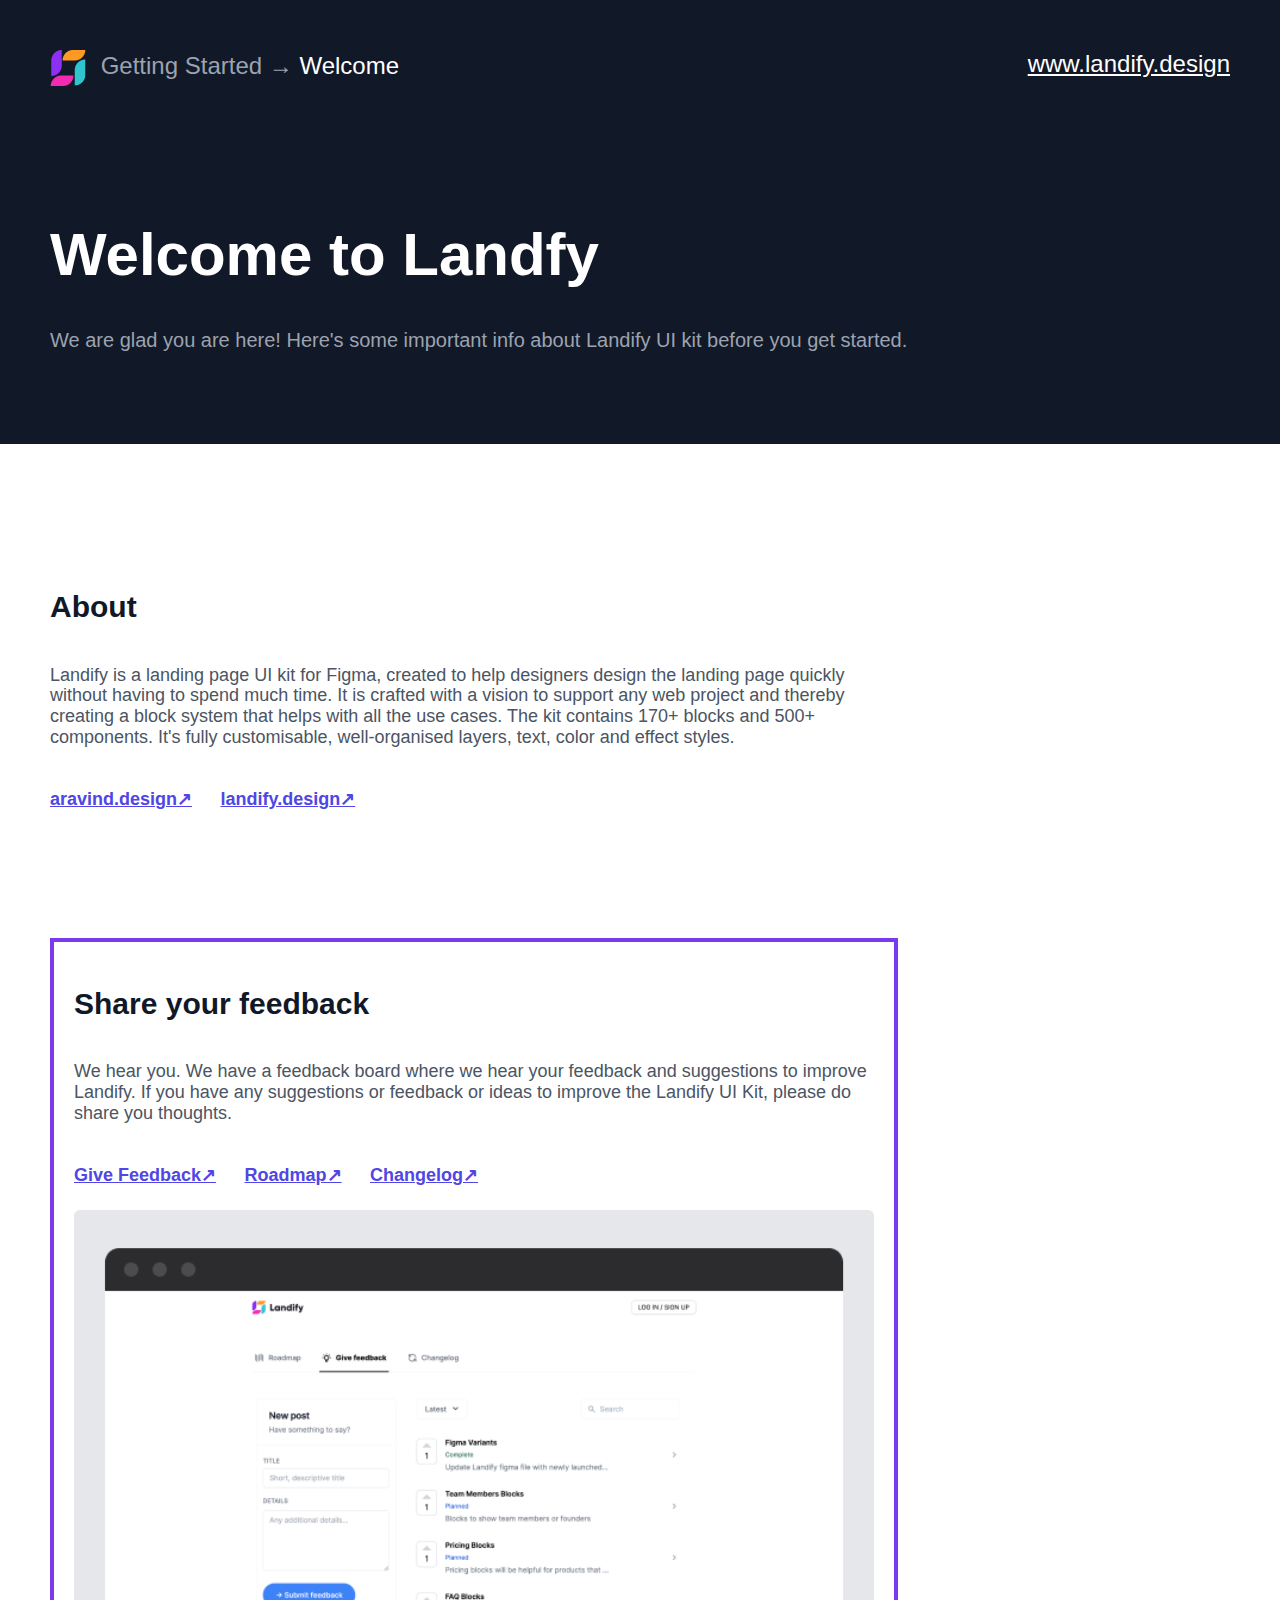
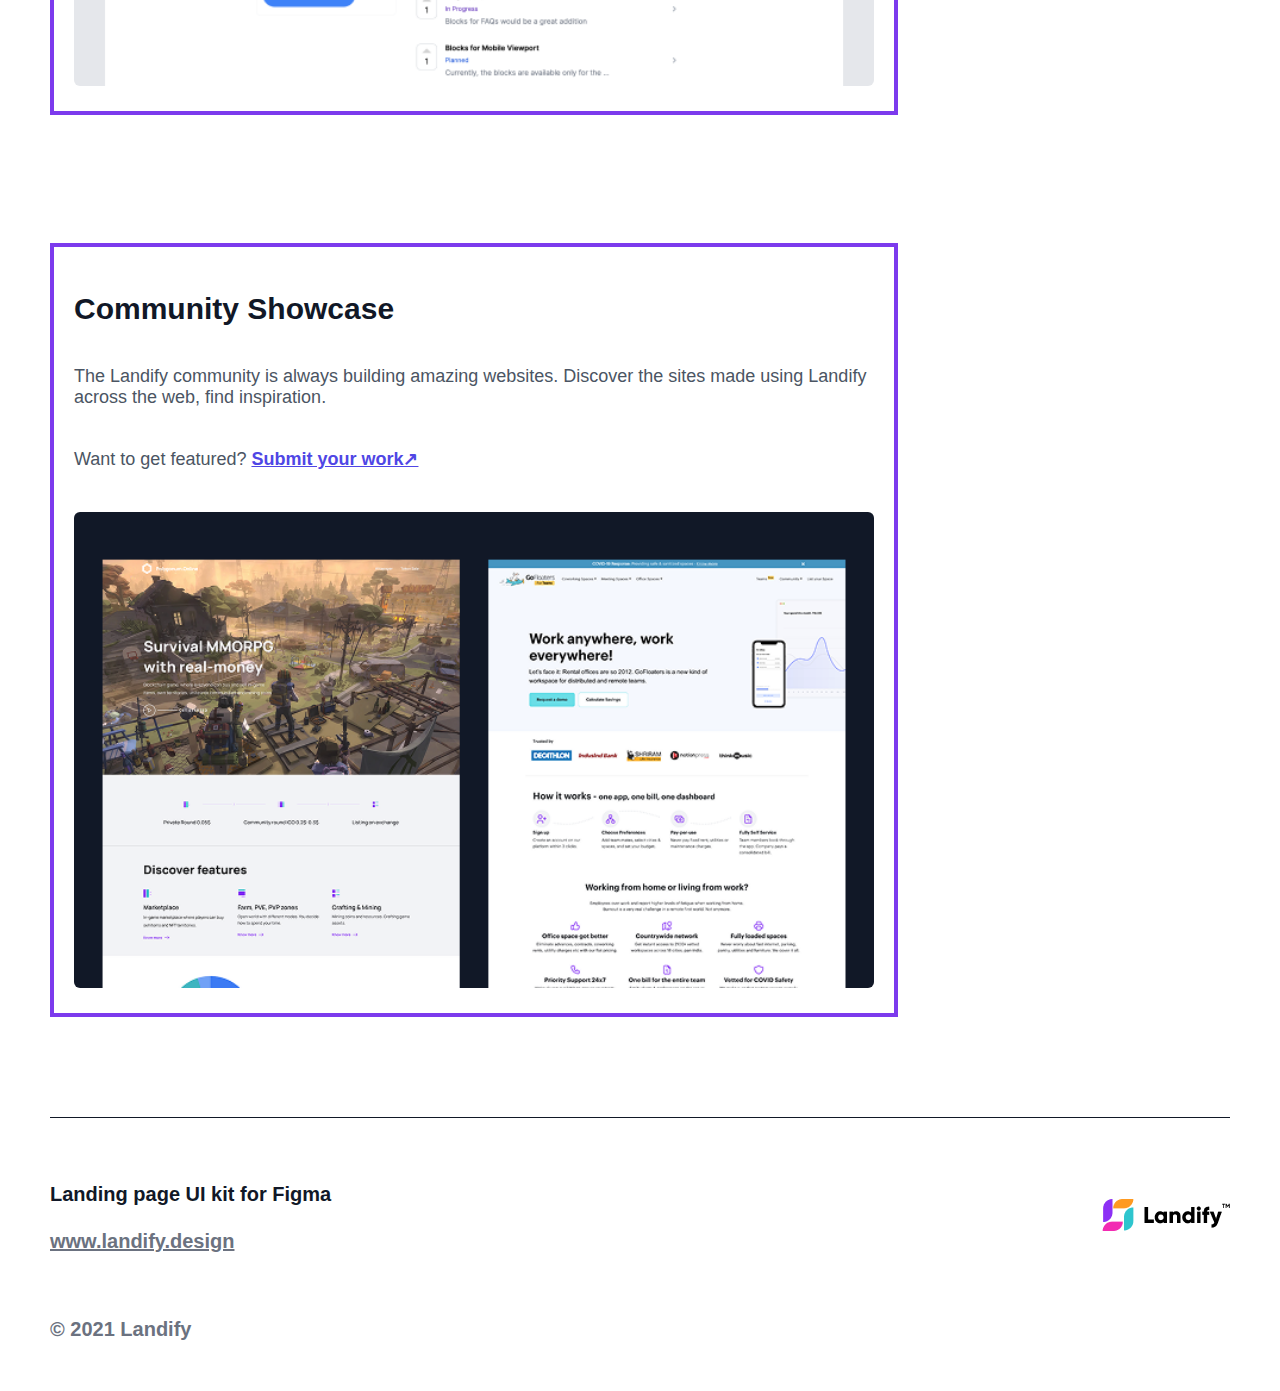
<file: index.html>
<!DOCTYPE html>
<html lang="pt-br">

<head>
    <meta charset="UTF-8">
    <meta name="viewport" content="width=device-width, initial-scale=1.0">
    <title>Welcome to Landfy</title>
    <link rel="stylesheet" href="css/normalize.css">
    <link rel="stylesheet" href="css/estilo.css">
</head>

<body>
    <header>
        <div id="logo">
            <div>
                <img src="img/logomark.png" class="icon">
                <span class="corCinza1">Getting Started → </span> Welcome
            </div>
            <div>
                <a class="link" href="https://landify.design/?ref=landifyuikit" target="_blank"
                    rel="noopener noreferrer"><u>www.landify.design</u></a>
            </div>
        </div>
        <div id="apresentacao">
            <h1>Welcome to Landfy</h1>
            <p class="corCinza1">
                We are glad you are here! Here's some important info about Landify UI kit
                before you get started.
            </p>

        </div>
    </header>

    <main>
        <section>
            <h2>About</h2>
            <p>
                Landify is a landing page UI kit for Figma, created to help designers design the landing page quickly
                without having to spend much time. It is crafted with a vision to support any web project and thereby
                creating a block system that helps with all the use cases. The kit contains 170+ blocks and 500+
                components. It's fully customisable, well-organised layers, text, color and effect styles.
            </p>
            <a class="button" href="https://aravind.design/?ref=landifyuikit" target="_blank"
                rel="noopener noreferrer"><u>aravind.design↗</u></a>
            <a class="button" href="https://landify.design/?ref=landifyuikit" target="_blank"
                rel="noopener noreferrer"><u>landify.design↗</u></a>
        </section>
        <section>
            <div class="card">
                <h2>Share your feedback</h2>
                <p>We hear you. We have a feedback board where we hear your feedback and suggestions to improve Landify.
                    If you have any suggestions or feedback or ideas to improve the Landify UI Kit, please do share you
                    thoughts.</p>
                <a class="button" href="https://landify.upfeed.co/boards/ideas-and-requests" target="_blank"
                    rel="noopener noreferrer"><u>Give Feedback↗</u></a>
                <a class="button" href="https://landify.upfeed.co/" target="_blank"
                    rel="noopener noreferrer"><u>Roadmap↗</u></a>
                <a class="button" href="https://landify.upfeed.co/changelog" target="_blank"
                    rel="noopener noreferrer"><u>Changelog↗</u></a>
                <img src="img/Preview.png" alt="Feedback screenshot">
            </div>
        </section>
        <section>
            <div class="card">
                <h2>Community Showcase</h2>
                <p>The Landify community is always building amazing websites. Discover the sites made using Landify
                    across the web, find inspiration.</p>
                <p>Want to get featured? <a class="button" href="https://landify.design/submit-design" target="_blank"
                        rel="noopener noreferrer"><u>Submit your work↗</u></a></p>
                <img src="img/Preview2.png" alt="Showcase">
            </div>
        </section>
    </main>
    <footer>
        <div id="rodape">
            <div>Landing page UI kit for Figma <br><a class="buttonrodape"
                    href="https://landify.design/?ref=landifyuikit" target="_blank"
                    rel="noopener noreferrer"><u>www.landify.design</u></a></div>
            <div><img src="img/logorodape.png" alt="logorodape"></div>
        </div>
        <div class="corCinza2">© 2021 Landify</div>
    </footer>
</body>

</html>
</file>
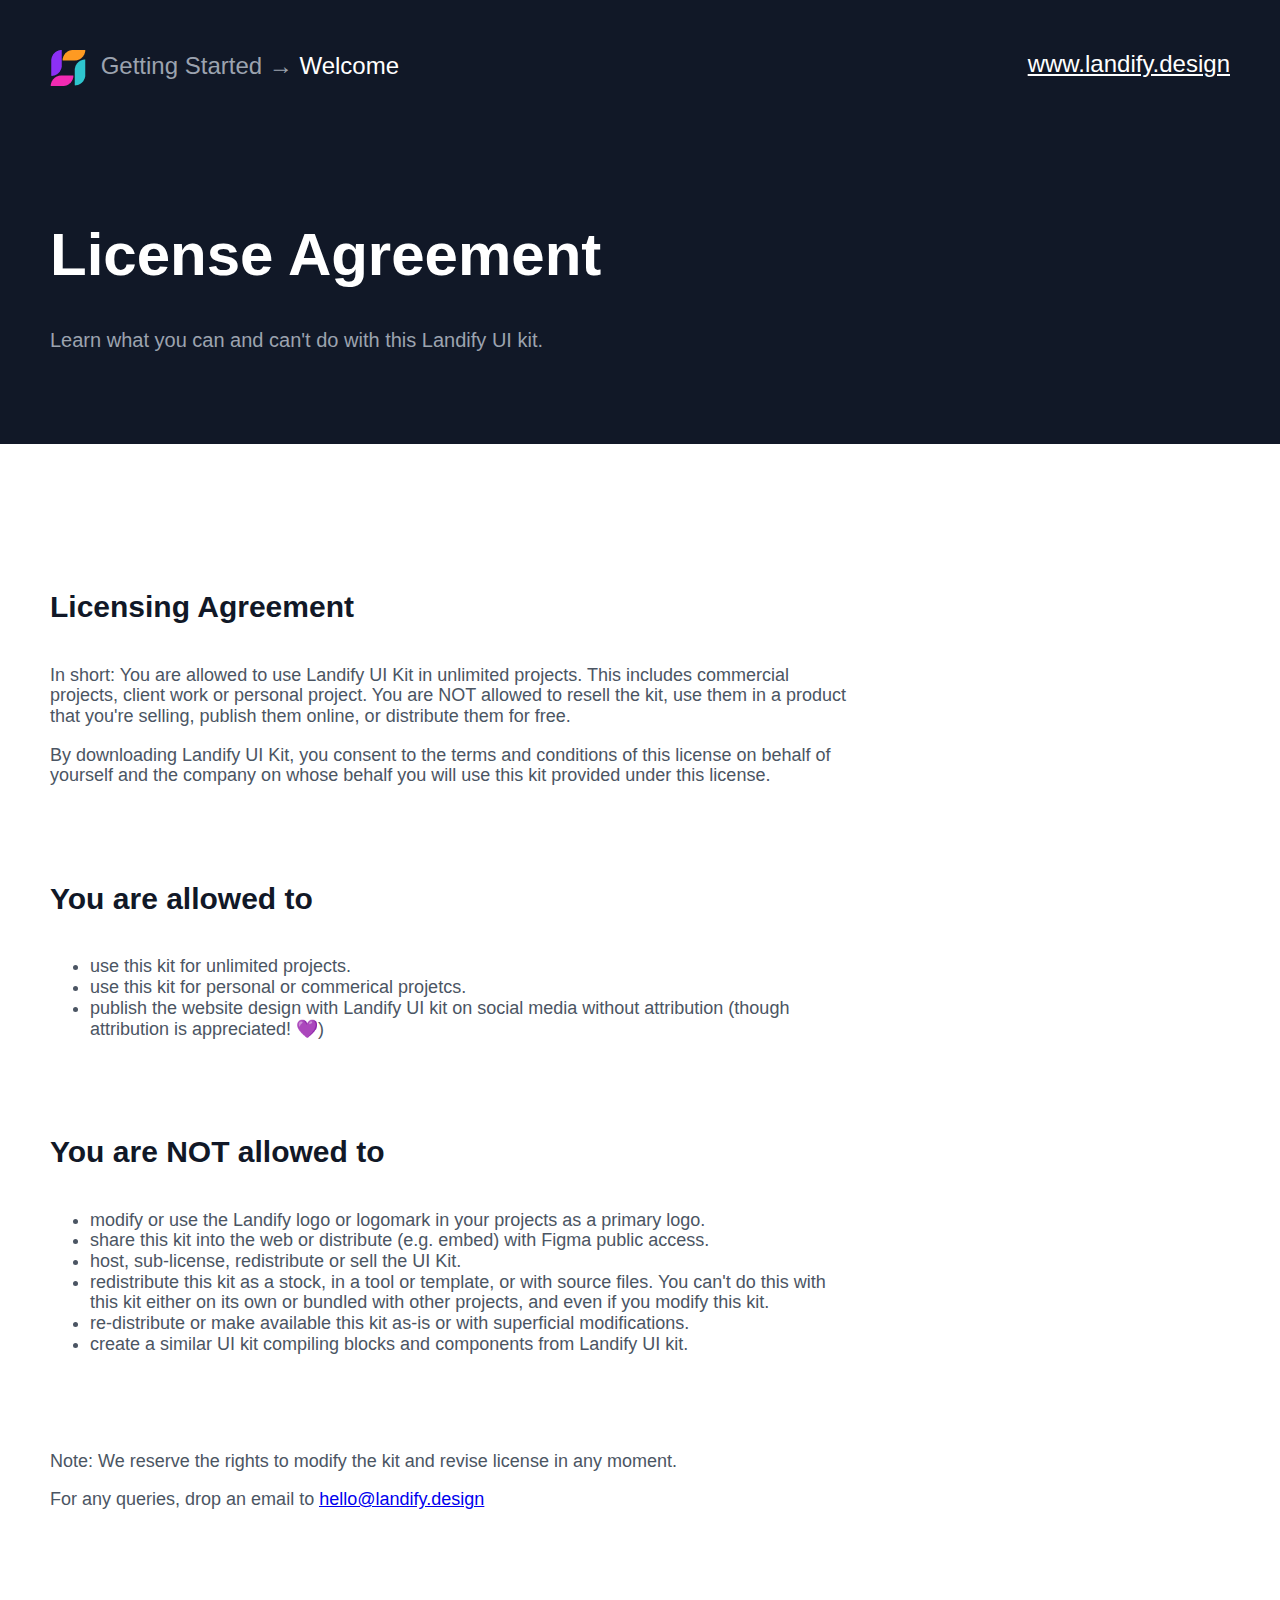
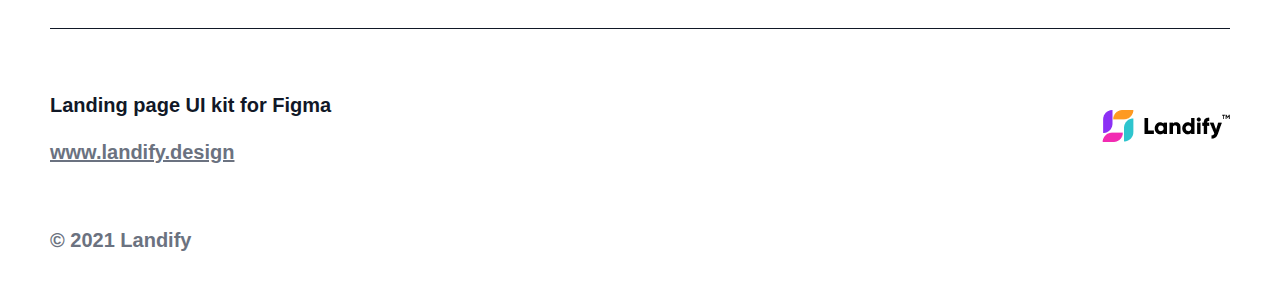
<file: index2.html>
<!DOCTYPE html>
<html lang="pt-br">

<head>
    <meta charset="UTF-8">
    <meta name="viewport" content="width=device-width, initial-scale=1.0">
    <title>License</title>
    <link rel="stylesheet" href="css/normalize.css">
    <link rel="stylesheet" href="css/estilo.css">
</head>

<body>
    <header>
        <div id="logo">
            <div>
                <img src="img/logomark.png" class="icon">
                <span class="corCinza1">Getting Started → </span> Welcome
            </div>
            <div>
                <a class="link" href="https://landify.design/?ref=landifyuikit" target="_blank"
                    rel="noopener noreferrer"><u>www.landify.design</u></a>
            </div>
        </div>
        <div id="apresentacao">
            <h1>License Agreement</h1>
            <p class="corCinza1">
                Learn what you can and can't do with this Landify UI kit.
            </p>
        </div>
    </header>

    <main>
        <section>
            <h2>Licensing Agreement</h2>
            <p>
                In short: You are allowed to use Landify UI Kit in unlimited projects. This includes commercial
                projects, client work or personal project. You are NOT allowed to resell the kit, use them in a product
                that you're selling, publish them online, or distribute them for free.
            </p>
            <p>By downloading Landify UI Kit, you consent to the terms and conditions of this license on behalf of
                yourself and the company on whose behalf you will use this kit provided under this license.</p>
        </section>
        <section>
            <h2>You are allowed to</h2>
            <ul>
                <li>use this kit for unlimited projects.</li>
                <li>use this kit for personal or commerical projetcs.</li>
                <li>publish the website design with Landify UI kit on social media without attribution (though
                    attribution is appreciated! 💜)</li>
            </ul>
        </section>
        <section>
            <h2>You are NOT allowed to</h2>
            <ul>
                <li>modify or use the Landify logo or logomark in your projects as a primary logo.</li>
                <li>share this kit into the web or distribute (e.g. embed) with Figma public access.</li>
                <li>host, sub-license, redistribute or sell the UI Kit.</li>
                <li>redistribute this kit as a stock, in a tool or template, or with source files. You can't do this
                    with this kit either on its own or bundled with other projects, and even if you modify this kit.
                </li>
                <li>re-distribute or make available this kit as-is or with superficial modifications.</li>
                <li>create a similar UI kit compiling blocks and components from Landify UI kit.</li>
            </ul>
            <section>
                <p>Note: We reserve the rights to modify the kit and revise license in any moment.</p>
                <p>For any queries, drop an email to <a href="hello@landify.design" target="_blank"
                        rel="noopener noreferrer"><u>hello@landify.design</u></a></p>
            </section>
        </section>
    </main>
    
    <footer>
        <div id="rodape">
            <div>Landing page UI kit for Figma <br><a class="buttonrodape"
                    href="https://landify.design/?ref=landifyuikit" target="_blank"
                    rel="noopener noreferrer"><u>www.landify.design</u></a></div>
            <div><img src="img/logorodape.png" alt="logorodape"></div>
        </div>
        <div class="corCinza2">© 2021 Landify</div>
    </footer>

</body>

</html>
</file>
<file: css/estilo.css>
*{
    font-family: Verdana, Geneva, Tahoma, sans-serif;
}
header {
    height: 444px;
    width: 100%;
    background-color: #111827;
}
#logo {
    color: #fff;
    padding: 50px;
    display: flex;
    flex-direction: row;
    justify-content: space-between;
    font-size: 24px;
}
.corCinza1 {
    color: #9CA3AF;
}
.icon {
    display: inline-block;
    margin-bottom: -12px;
    margin-right: 8px; 
}
.link {
    color: #fff;
    text-decoration: none;    
}
#apresentacao {
    font-family: Arial, Helvetica, sans-serif;
    color: #fff;
    padding: 50px;
}
header h1 {
    font-size: 60px;
}
header p {
    font-size: 20px;
}
main{
    width: 800px;
    margin: left;
    padding: 50px;
}
main li {
    font-size: 18px;
    max-width: 100%;
    color: #4b5563;
}
section {
    margin-top: 96px;
}
h2 {
    font-size: 30px;
    color: #111827;
    margin-bottom: 40px;
}
p {
    font-size: 18px;
    max-width: 100%;
    color: #4b5563;
}
a.button {
    display: inline-block;
    margin-right: 24px;
    margin-top: 24px;
    color: #4f46e5;
    text-decoration: none;
    font-weight: bold;
    font-size: 18px;
}
.card {
    border: 4px solid #7C3AED;
    padding: 20px;
    margin-top: 128px;
    width:100%;
}
.card img {
    border-radius: 6px;
    margin-top: 24px;
    width: 100%;
}
footer {
    font-size: 20px;
    color: #111827;
    padding: 50px;
    font-weight: bold;
}
#rodape {
    border-top: 1px solid #111827;
    display: flex;
    flex-direction: row;
    justify-content: space-between;
    align-items: center;
    width: 100%;
    height: 200px;

  /* Controle dentro de flex rodape */
    flex: 0 0 auto;
    order: 1;
    align-self: stretch;
}
a.buttonrodape {
    display: inline-block;
    margin-right: 24px;
    margin-top: 24px;
    color: #6B7280;
    text-decoration: none;
    font-weight: bold;
    font-size: 20px;
}
.corCinza2{
    color: #6B7280
}
</file>
